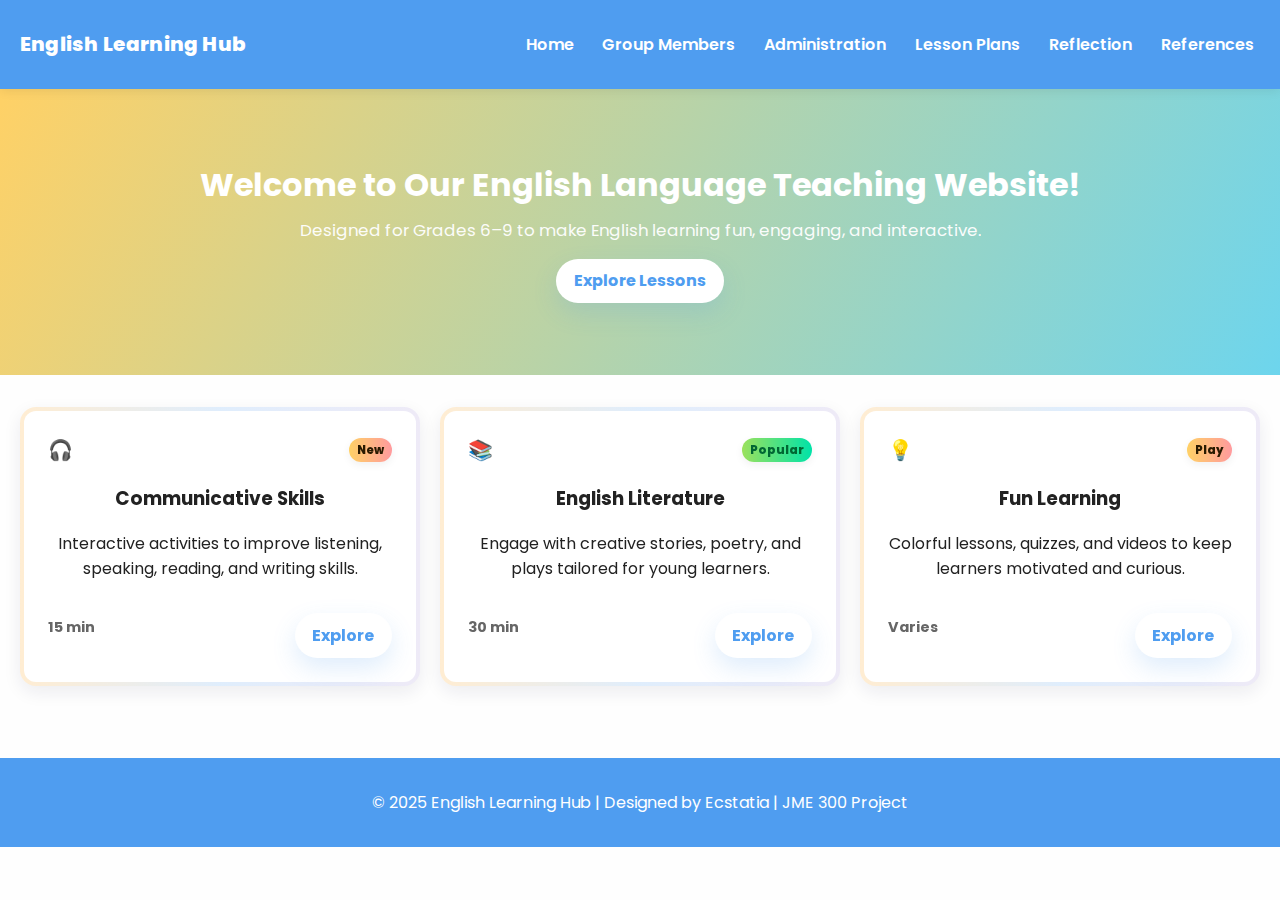
<file: index.html>
<!-- index.html -->
<!DOCTYPE html>
<html lang="en">
<head>
  <meta charset="UTF-8" />
  <meta name="viewport" content="width=device-width, initial-scale=1.0" />
  <title>English Learning Hub</title>
  <link rel="stylesheet" href="css/style.css" />
  <script defer src="js/script.js"></script>
</head>
<body>
  <!-- Navigation Bar -->
  <header>
  <nav class="navbar">
    <div class="nav-left">
      <h1 class="logo">English Learning Hub</h1>

      <!-- mobile toggle -->
      <button class="nav-toggle" aria-controls="nav-menu" aria-expanded="false" aria-label="Open menu">
        <span class="hamburger" aria-hidden="true"></span>
      </button>
    </div>

    <!-- nav links moved into a menu container -->
    <div id="nav-menu" class="nav-menu">
      <ul class="nav-links">
        <li><a href="index.html">Home</a></li>
        <li><a href="pages/group-members.html">Group Members</a></li>
        <li><a href="pages/administration.html">Administration</a></li>
        <li><a href="pages/lesson-plans.html">Lesson Plans</a></li>
        <li><a href="pages/reflection.html">Reflection</a></li>
        <li><a href="pages/references.html">References</a></li>
      </ul>
    </div>
  </nav>
</header>

  <!-- Hero Section -->
  <section class="hero">
    <h2>Welcome to Our English Language Teaching Website!</h2>
    <p>Designed for Grades 6–9 to make English learning fun, engaging, and interactive.</p>
    <a href="pages/lesson-plans.html" class="btn">Explore Lessons</a>
  </section>

  <!-- Features Section -->
  <section class="features">
    <div class="card" role="article" aria-label="Communicative Skills">
      <div class="card-top">
        <span class="card-icon" aria-hidden="true">🎧</span>
        <span class="card-badge">New</span>
      </div>
      <h3>Communicative Skills</h3>
      <p>Interactive activities to improve listening, speaking, reading, and writing skills.</p>
      <div class="card-meta">
        <span class="card-stat">15 min</span>
        <a class="card-btn btn" href="pages/lesson-plans.html" aria-label="Explore Communicative Skills">Explore</a>
      </div>
    </div>

    <div class="card" role="article" aria-label="English Literature">
      <div class="card-top">
        <span class="card-icon" aria-hidden="true">📚</span>
        <span class="card-badge accent">Popular</span>
      </div>
      <h3>English Literature</h3>
      <p>Engage with creative stories, poetry, and plays tailored for young learners.</p>
      <div class="card-meta">
        <span class="card-stat">30 min</span>
        <a class="card-btn btn" href="pages/lesson-plans.html" aria-label="Explore English Literature">Explore</a>
      </div>
    </div>

    <div class="card" role="article" aria-label="Fun Learning">
      <div class="card-top">
        <span class="card-icon" aria-hidden="true">💡</span>
        <span class="card-badge">Play</span>
      </div>
      <h3>Fun Learning</h3>
      <p>Colorful lessons, quizzes, and videos to keep learners motivated and curious.</p>
      <div class="card-meta">
        <span class="card-stat">Varies</span>
        <a class="card-btn btn" href="pages/lesson-plans.html" aria-label="Explore Fun Learning">Explore</a>
      </div>
    </div>
  </section>

  <footer>
    <p>© 2025 English Learning Hub | Designed by Ecstatia | JME 300 Project</p>
  </footer>

  <script defer src="../js/script.js"></script>

</body>
</html>
</file>
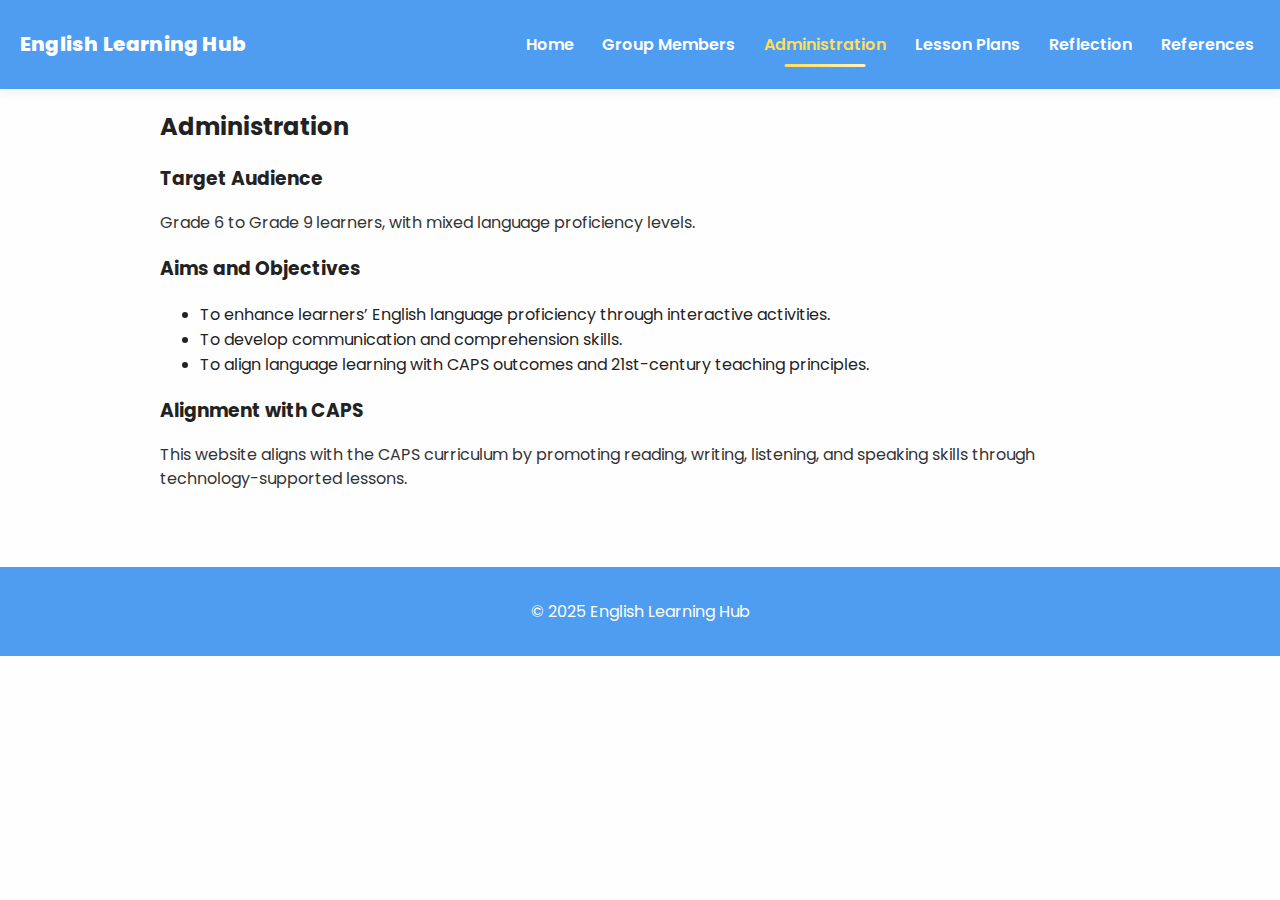
<file: pages/administration.html>
<!-- administration.html -->
<!DOCTYPE html>
<html lang="en">
<head>
<meta charset="UTF-8">
<meta name="viewport" content="width=device-width, initial-scale=1.0">
<title>Administration</title>
<link rel="stylesheet" href="../css/style.css">
</head>
<body>
<header>
<nav class="navbar">
<h1 class="logo">English Learning Hub</h1>
<ul class="nav-links">
<li><a href="../index.html">Home</a></li>
<li><a href="group-members.html">Group Members</a></li>
<li><a href="administration.html" class="active">Administration</a></li>
<li><a href="lesson-plans.html">Lesson Plans</a></li>
<li><a href="reflection.html">Reflection</a></li>
<li><a href="references.html">References</a></li>
</ul>
</nav>
</header>


<section class="content">
<h2>Administration</h2>
<h3>Target Audience</h3>
<p>Grade 6 to Grade 9 learners, with mixed language proficiency levels.</p>


<h3>Aims and Objectives</h3>
<ul>
<li>To enhance learners’ English language proficiency through interactive activities.</li>
<li>To develop communication and comprehension skills.</li>
<li>To align language learning with CAPS outcomes and 21st-century teaching principles.</li>
</ul>


<h3>Alignment with CAPS</h3>
<p>This website aligns with the CAPS curriculum by promoting reading, writing, listening, and speaking skills through technology-supported lessons.</p>
</section>


<footer>
<p>© 2025 English Learning Hub</p>
</footer>

<script defer src="../js/script.js"></script>

</body>
</html>
</file>
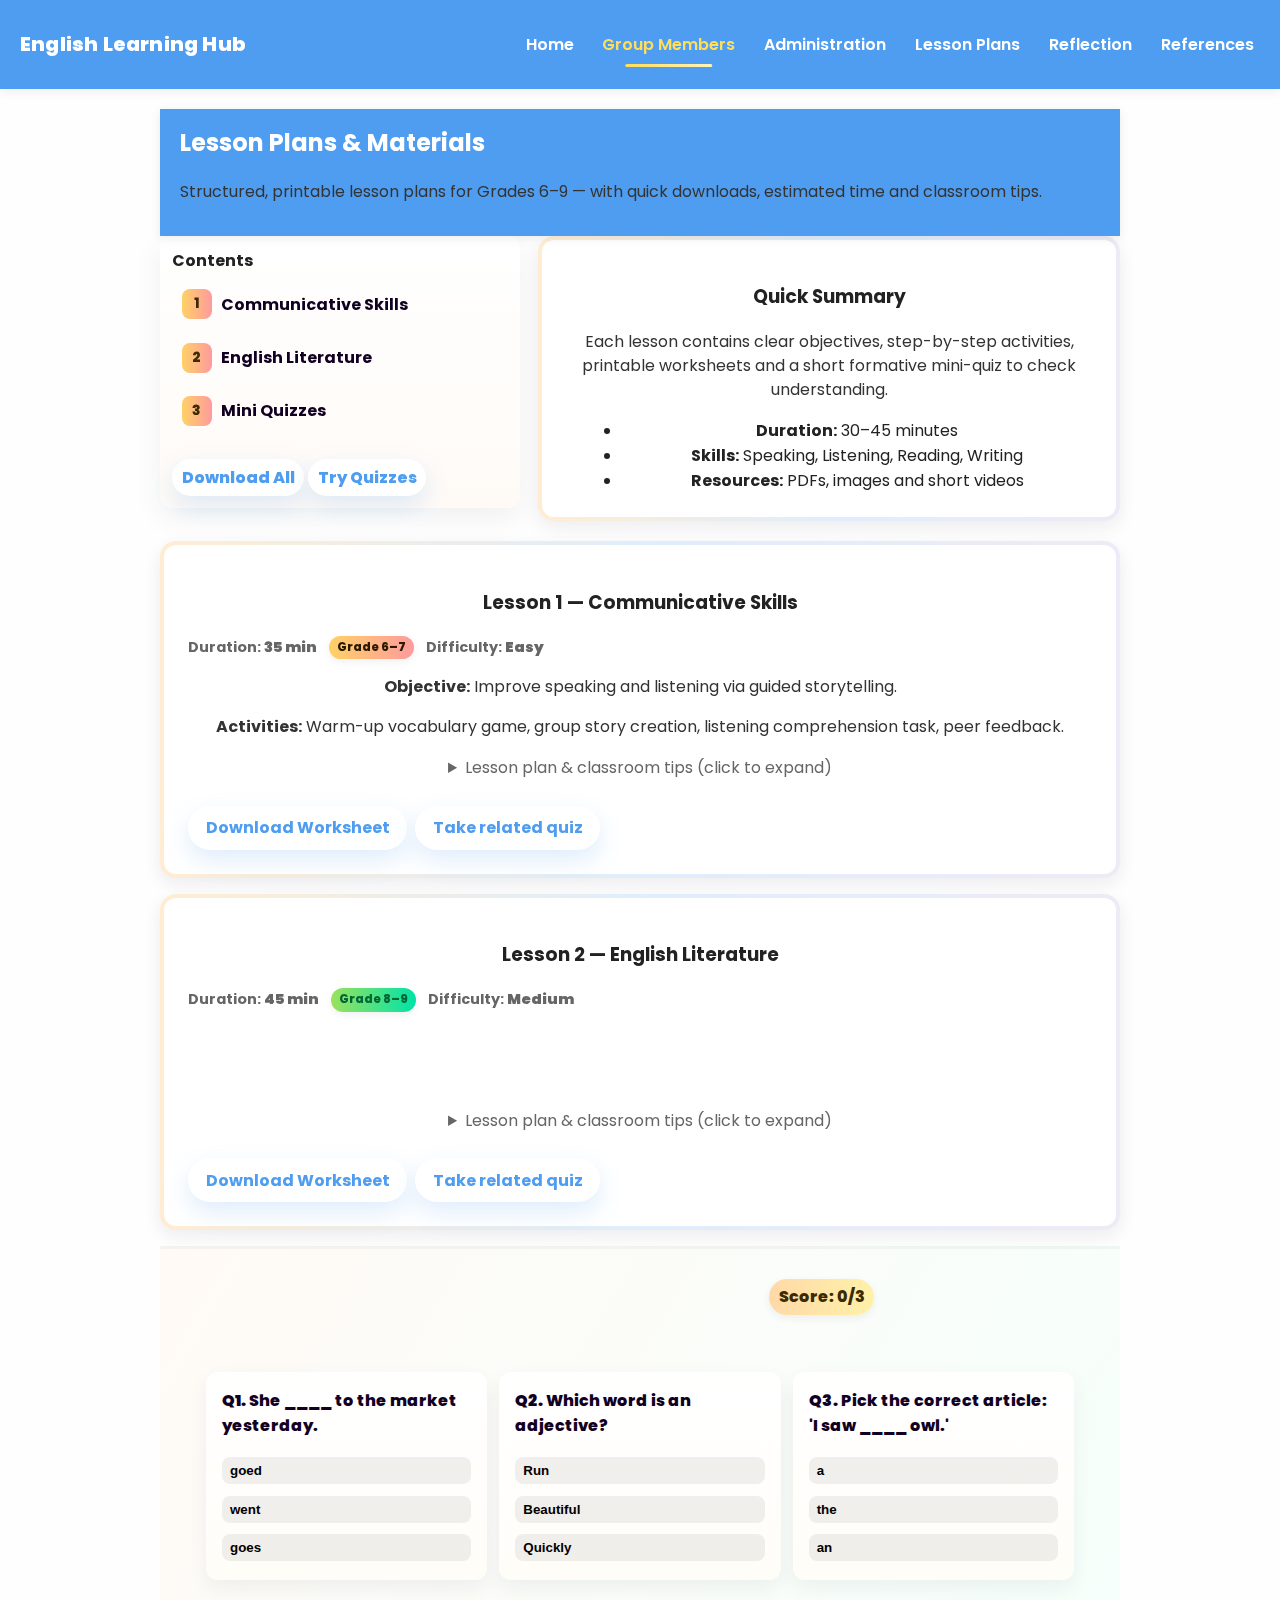
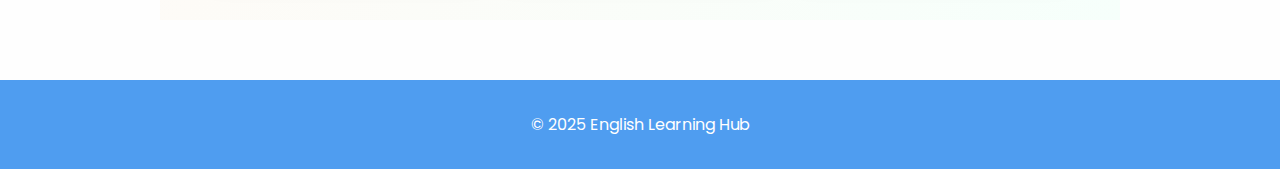
<file: pages/lesson-plans.html>
<!-- lesson-plans.html -->
<!DOCTYPE html>
<html lang="en">
<head>
  <meta charset="UTF-8">
  <meta name="viewport" content="width=device-width, initial-scale=1.0">
  <title>Lesson Plans</title>
  <link rel="stylesheet" href="../css/style.css">
</head>
<body>
<header>
  <nav class="navbar">
    <div class="nav-left">
      <h1 class="logo">English Learning Hub</h1>
      <button class="nav-toggle" aria-controls="nav-menu" aria-expanded="false" aria-label="Open menu">
        <span class="hamburger" aria-hidden="true"></span>
      </button>
    </div>

    <div id="nav-menu" class="nav-menu">
      <ul class="nav-links">
        <li><a href="../index.html">Home</a></li>
        <li><a href="group-members.html" class="active">Group Members</a></li>
        <li><a href="administration.html">Administration</a></li>
        <li><a href="lesson-plans.html">Lesson Plans</a></li>
        <li><a href="reflection.html">Reflection</a></li>
        <li><a href="references.html">References</a></li>
      </ul>
    </div>
  </nav>
</header>

<main class="content">
  <header class="content-header">
    <h2>Lesson Plans & Materials</h2>
    <p class="muted">Structured, printable lesson plans for Grades 6–9 — with quick downloads, estimated time and classroom tips.</p>
  </header>

  <section class="lesson-overview" aria-labelledby="toc-heading">
    <div class="toc-wrap">
  <aside class="toc" aria-labelledby="toc-heading">
    <h3 id="toc-heading">Contents</h3>
    <nav aria-label="Lesson table of contents">
      <ul class="toc-list">
        <li><a href="#lesson-1"><span class="toc-index">1</span> Communicative Skills</a></li>
        <li><a href="#lesson-2"><span class="toc-index">2</span> English Literature</a></li>
        <li><a href="#quiz-section"><span class="toc-index">3</span> Mini Quizzes</a></li>
      </ul>
    </nav>
    <div class="toc-actions">
      <div>
        <a class="btn" href="../assets/documents/lesson-bundle.zip" download>Download All</a>
        <a class="btn" href="#quiz-section">Try Quizzes</a>
      </div>
    </div>
  </aside>

  <div style="flex:2;min-width:320px;">
    <div class="card" role="region" aria-label="Summary">
      <h3>Quick Summary</h3>
      <p class="muted">Each lesson contains clear objectives, step-by-step activities, printable worksheets and a short formative mini-quiz to check understanding.</p>
      <ul style="margin:.6rem 0 0 1rem">
        <li><strong>Duration:</strong> 30–45 minutes</li>
        <li><strong>Skills:</strong> Speaking, Listening, Reading, Writing</li>
        <li><strong>Resources:</strong> PDFs, images and short videos</li>
      </ul>
    </div>
  </div>
</div>
  </section>

  <section id="lessons" aria-label="Lessons list" style="margin-top:1.25rem;">
    <div class="card" style="margin-bottom:1rem;">
      <h3 id="lesson-1">Lesson 1 — Communicative Skills</h3>
      <div style="display:flex;gap:12px;flex-wrap:wrap;align-items:center;">
        <div class="card-stat">Duration: <strong>35 min</strong></div>
        <div class="card-badge">Grade 6–7</div>
        <div class="card-stat">Difficulty: <strong>Easy</strong></div>
      </div>

      <div class="lesson-body" style="margin-top:.75rem;">
        <p><strong>Objective:</strong> Improve speaking and listening via guided storytelling.</p>
        <p><strong>Activities:</strong> Warm-up vocabulary game, group story creation, listening comprehension task, peer feedback.</p>

        <details>
          <summary class="muted">Lesson plan & classroom tips (click to expand)</summary>
          <ol style="margin:.6rem 0 0 1rem">
            <li>10 min — Warm-up vocabulary (cards + matching)</li>
            <li>15 min — Group storytelling in teams (use prompts)</li>
            <li>5 min — Listening passage + short questions</li>
            <li>5 min — Peer feedback and wrap-up</li>
          </ol>
          <p class="muted">Tip: Use mixed-ability groups and give sentence starters to learners who need support.</p>
        </details>

        <div style="margin-top:.6rem;display:flex;gap:.5rem;flex-wrap:wrap;">
          <a class="btn" href="../assets/documents/communicative-lesson.pdf" download>Download Worksheet</a>
          <a class="btn" href="#quiz-section">Take related quiz</a>
        </div>
      </div>
    </div>

    <div class="card" style="margin-bottom:1rem;">
      <h3 id="lesson-2">Lesson 2 — English Literature</h3>
      <div style="display:flex;gap:12px;flex-wrap:wrap;align-items:center;">
        <div class="card-stat">Duration: <strong>45 min</strong></div>
        <div class="card-badge accent">Grade 8–9</div>
        <div class="card-stat">Difficulty: <strong>Medium</strong></div>
      </div>

      <div class="lesson-body" style="margin-top:.75rem;">
        <p><strong>Objective:</strong> Analyse character traits and themes through short story reading.</p>
        <p><strong>Activities:</strong> Silent reading, guided questions, group discussion and creative writing prompt.</p>

        <details>
          <summary class="muted">Lesson plan & classroom tips (click to expand)</summary>
          <ol style="margin:.6rem 0 0 1rem">
            <li>10 min — Activate prior knowledge & pre-teach tricky vocabulary</li>
            <li>20 min — Read & annotate short story in pairs</li>
            <li>10 min — Discuss themes & character motives</li>
            <li>5 min — Exit ticket: one-sentence theme summary</li>
          </ol>
          <p class="muted">Tip: Provide a short vocabulary sheet to support struggling readers.</p>
        </details>

        <div style="margin-top:.6rem;display:flex;gap:.5rem;flex-wrap:wrap;">
          <a class="btn" href="../assets/documents/literature-lesson.pdf" download>Download Worksheet</a>
          <a class="btn" href="#quiz-section">Take related quiz</a>
        </div>
      </div>
    </div>

  </section>

  <!-- Quiz section (static MC quiz injected by ../js/script.js) -->
  <section id="quiz-section" class="quiz-section" aria-labelledby="quiz-heading">
    <div class="quiz-header">
      <h2 id="quiz-heading">Mini Quizzes — Quick Checks</h2>
      <div class="score-badge">Score: <span id="quiz-score">0</span>/<span id="quiz-total">3</span></div>
    </div>
    <p class="muted">Choose the best answer below each question. Your score updates immediately.</p>

    <div id="quiz-grid" class="mc-quiz-grid" aria-live="polite">
      <!-- questions injected by js/script.js -->
    </div>
  </section>
</main>

<footer>
  <p>© 2025 English Learning Hub</p>
</footer>

<script defer src="../js/script.js"></script>

<script>
/* small per-page behaviour: smooth collapse keyboard support + back-to-top links */
(function(){
  // Make <details> toggle with Enter when focused for accessibility
  document.querySelectorAll('details').forEach(d => {
    d.addEventListener('keydown', (e) => {
      if (e.key === 'Enter' || e.key === ' ') {
        e.preventDefault();
        d.open = !d.open;
      }
    });
  });

  // Enhance in-page anchor smooth scroll fallback (if main smooth-scroll not present)
  document.querySelectorAll('a[href^="#"]').forEach(a => {
    a.addEventListener('click', (e) => {
      const href = a.getAttribute('href');
      if (!href || href === '#') return;
      const target = document.querySelector(href);
      if (target) {
        e.preventDefault();
        target.scrollIntoView({ behavior: 'smooth', block: 'start' });
        // move focus for accessibility
        target.setAttribute('tabindex','-1');
        target.focus({ preventScroll: true });
        window.setTimeout(()=> target.removeAttribute('tabindex'), 1000);
      }
    });
  });
})();
</script>
</body>
</html>
</file>
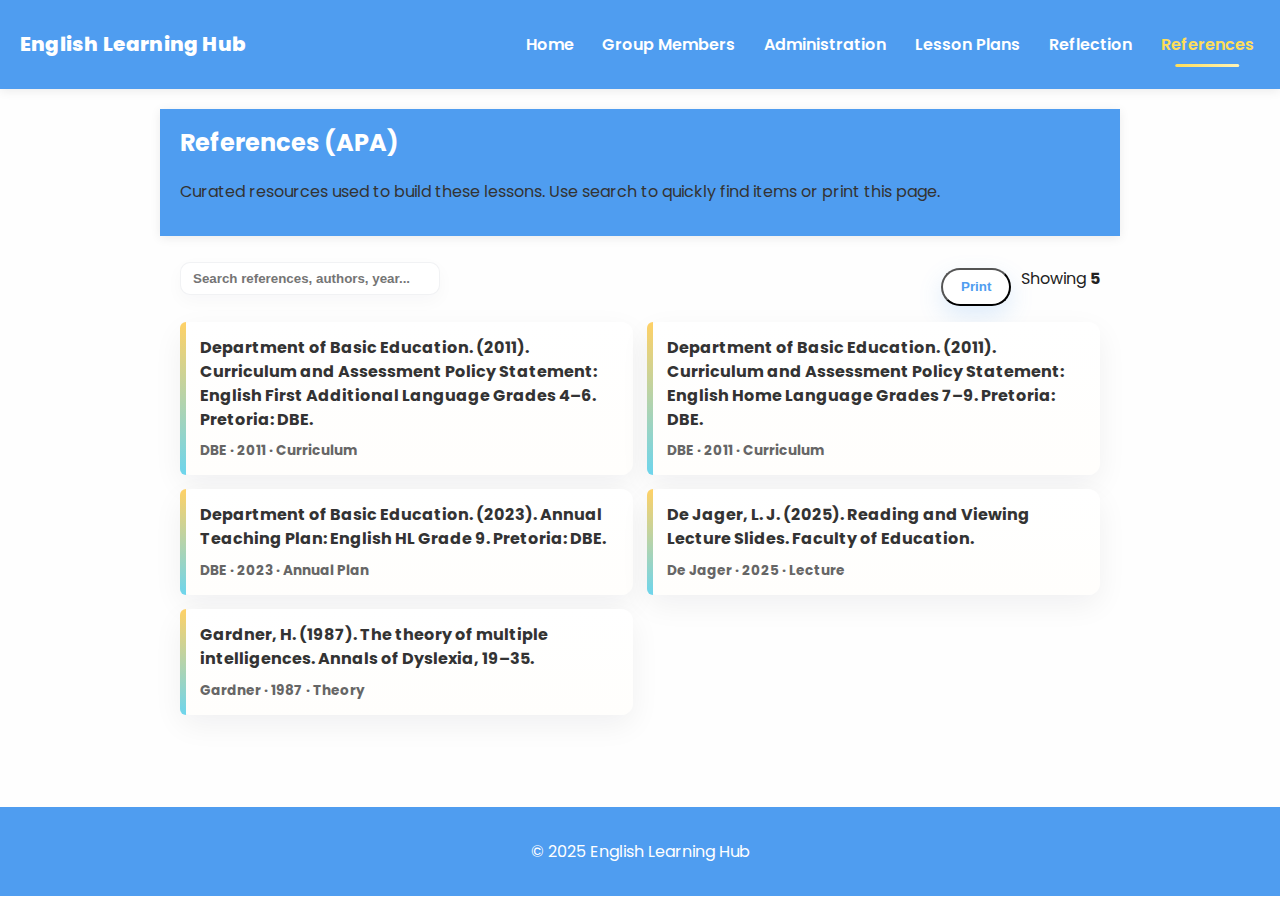
<file: pages/references.html>
<!-- references.html -->
<!DOCTYPE html>
<html lang="en">
<head>
<meta charset="UTF-8">
<meta name="viewport" content="width=device-width, initial-scale=1.0">
<title>References</title>
<link rel="stylesheet" href="../css/style.css">
</head>
<body>
<header>
<nav class="navbar">
  <h1 class="logo">English Learning Hub</h1>
  <ul class="nav-links">
    <li><a href="../index.html">Home</a></li>
    <li><a href="group-members.html">Group Members</a></li>
    <li><a href="administration.html">Administration</a></li>
    <li><a href="lesson-plans.html">Lesson Plans</a></li>
    <li><a href="reflection.html">Reflection</a></li>
    <li><a href="references.html" class="active">References</a></li>
  </ul>
</nav>
</header>

<section class="content">
  <header class="content-header">
    <h2>References (APA)</h2>
    <p class="muted">Curated resources used to build these lessons. Use search to quickly find items or print this page.</p>
  </header>

  <div class="refs-container">
    <div class="ref-controls">
      <div class="ref-search">
        <label for="ref-search" class="sr-only">Search references</label>
        <input id="ref-search" type="search" placeholder="Search references, authors, year..." aria-label="Search references">
      </div>
      <div class="ref-actions">
        <button id="print-btn" class="btn">Print</button>
        <div class="ref-stats">Showing <strong id="ref-count">5</strong></div>
      </div>
    </div>

    <div class="ref-grid" id="ref-grid" aria-live="polite">
      <article class="ref-card">
        <p class="ref-citation">Department of Basic Education. (2011). Curriculum and Assessment Policy Statement: English First Additional Language Grades 4–6. Pretoria: DBE.</p>
        <div class="ref-meta">DBE · 2011 · Curriculum</div>
      </article>

      <article class="ref-card">
        <p class="ref-citation">Department of Basic Education. (2011). Curriculum and Assessment Policy Statement: English Home Language Grades 7–9. Pretoria: DBE.</p>
        <div class="ref-meta">DBE · 2011 · Curriculum</div>
      </article>

      <article class="ref-card">
        <p class="ref-citation">Department of Basic Education. (2023). Annual Teaching Plan: English HL Grade 9. Pretoria: DBE.</p>
        <div class="ref-meta">DBE · 2023 · Annual Plan</div>
      </article>

      <article class="ref-card">
        <p class="ref-citation">De Jager, L. J. (2025). Reading and Viewing Lecture Slides. Faculty of Education.</p>
        <div class="ref-meta">De Jager · 2025 · Lecture</div>
      </article>

      <article class="ref-card">
        <p class="ref-citation">Gardner, H. (1987). The theory of multiple intelligences. Annals of Dyslexia, 19–35.</p>
        <div class="ref-meta">Gardner · 1987 · Theory</div>
      </article>
    </div>
  </div>
</section>

<footer>
<p>© 2025 English Learning Hub</p>
</footer>

<script defer src="../js/script.js"></script>
<script>
document.addEventListener('DOMContentLoaded', () => {
  const input = document.getElementById('ref-search');
  const cards = Array.from(document.querySelectorAll('.ref-card'));
  const count = document.getElementById('ref-count');
  const printBtn = document.getElementById('print-btn');

  function updateCount() {
    count.textContent = String(cards.filter(c => c.style.display !== 'none').length);
  }
  updateCount();

  input.addEventListener('input', () => {
    const q = input.value.trim().toLowerCase();
    cards.forEach(c => {
      const txt = c.textContent.toLowerCase();
      c.style.display = q === '' || txt.includes(q) ? '' : 'none';
    });
    updateCount();
  });

  printBtn.addEventListener('click', () => window.print());
});
</script>
</body>
</html>
</file>
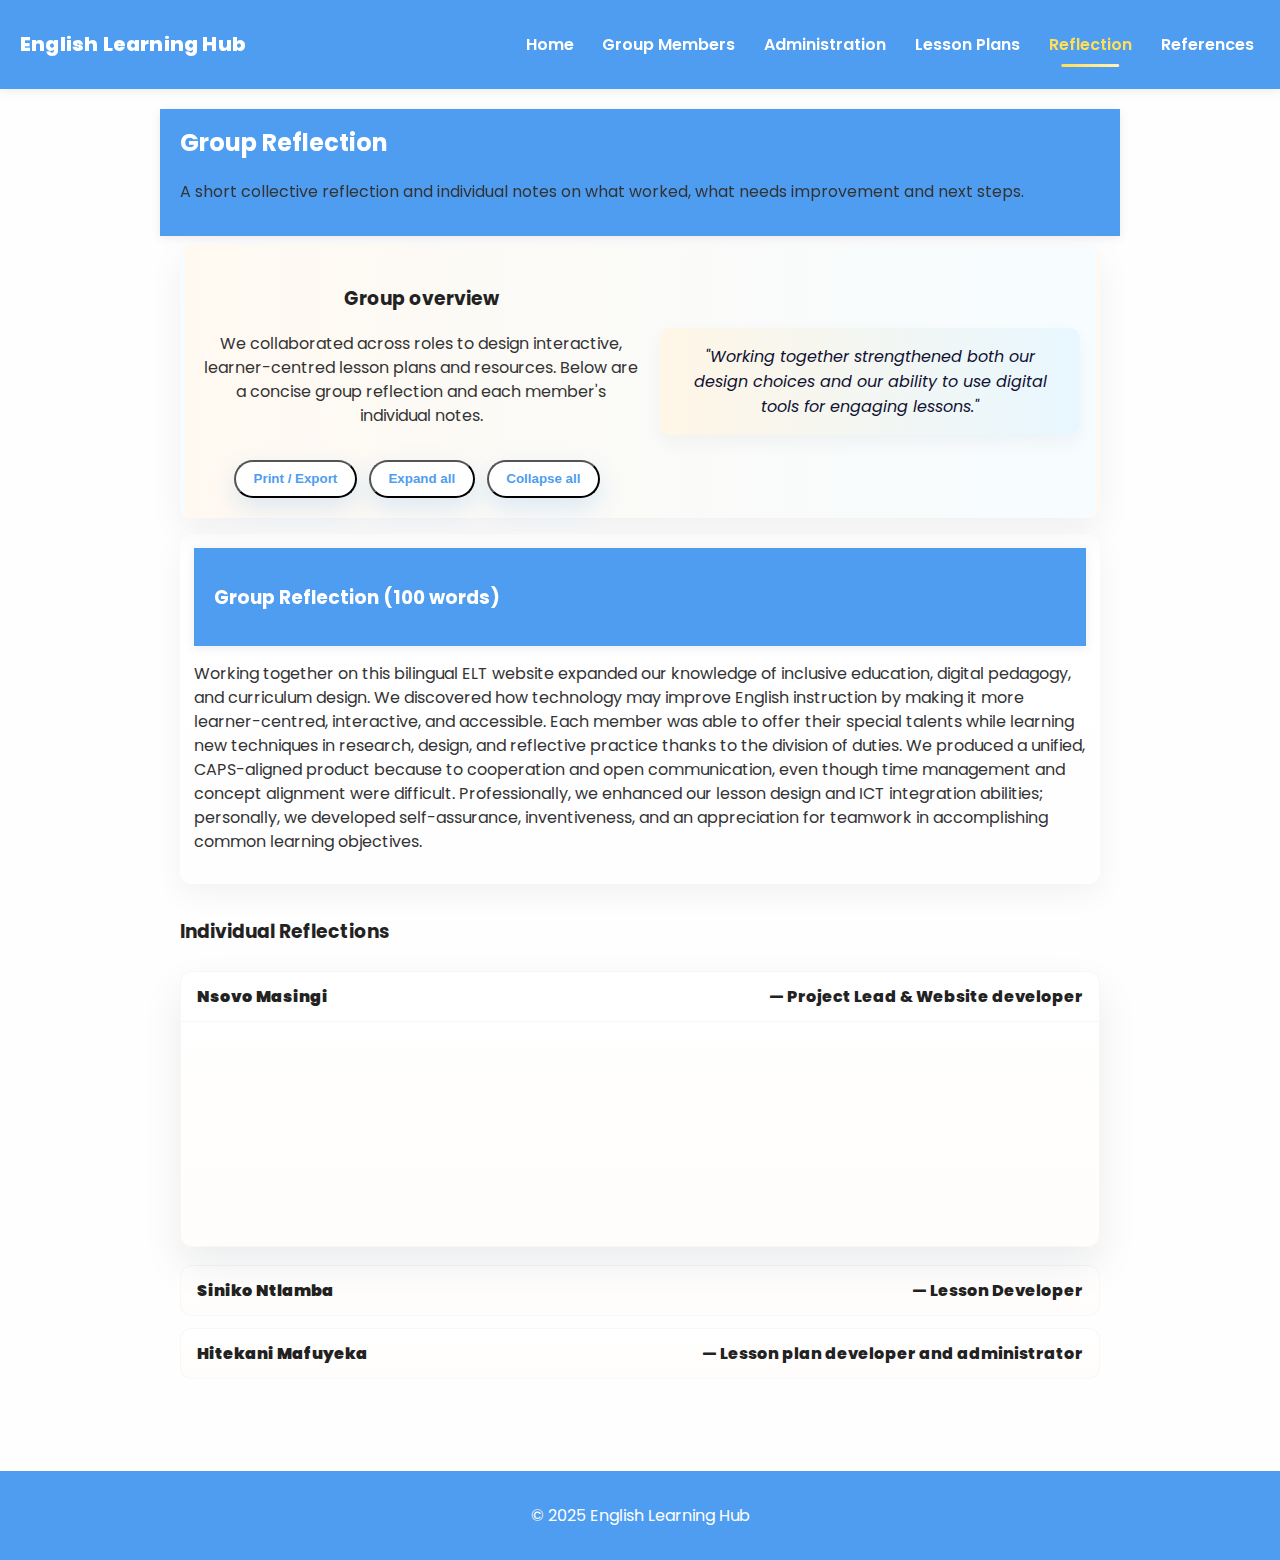
<file: pages/reflection.html>
<!-- reflection.html -->
<!DOCTYPE html>
<html lang="en">
<head>
<meta charset="UTF-8" />
<meta name="viewport" content="width=device-width, initial-scale=1.0" />
<title>Group Reflection</title>
<link rel="stylesheet" href="../css/style.css" />
</head>
<body>
<header>
  <nav class="navbar">
    <div class="nav-left">
      <h1 class="logo">English Learning Hub</h1>
      <button class="nav-toggle" aria-controls="nav-menu" aria-expanded="false" aria-label="Open menu">
        <span class="hamburger" aria-hidden="true"></span>
      </button>
    </div>

    <div id="nav-menu" class="nav-menu">
      <ul class="nav-links">
        <li><a href="../index.html">Home</a></li>
        <li><a href="group-members.html">Group Members</a></li>
        <li><a href="administration.html">Administration</a></li>
        <li><a href="lesson-plans.html">Lesson Plans</a></li>
        <li><a href="reflection.html" class="active">Reflection</a></li>
        <li><a href="references.html">References</a></li>
      </ul>
    </div>
  </nav>
</header>

<main class="content">
  <header class="content-header">
    <h2>Group Reflection</h2>
    <p class="muted">A short collective reflection and individual notes on what worked, what needs improvement and next steps.</p>
  </header>

  <section class="reflection-hero card">
    <div class="hero-left">
      <h3>Group overview</h3>
      <p class="muted">We collaborated across roles to design interactive, learner-centred lesson plans and resources. Below are a concise group reflection and each member's individual notes.</p>
      <div class="reflection-actions" style="margin-top:.6rem;">
        <button class="btn" id="print-reflection">Print / Export</button>
        <button class="btn" id="expand-all">Expand all</button>
        <button class="btn" id="collapse-all">Collapse all</button>
      </div>
    </div>
    <blockquote class="reflection-quote">"Working together strengthened both our design choices and our ability to use digital tools for engaging lessons."</blockquote>
  </section>

  <section class="reflection-grid" aria-label="Reflections">
    <article class="reflection-card">
      <header class="card-top">
        <h3>Group Reflection (100 words)</h3>
      </header>
      <div class="card-content">
        <p>Working together on this bilingual ELT website expanded our knowledge of inclusive education,
        digital pedagogy, and curriculum design. We discovered how technology may improve English
        instruction by making it more learner-centred, interactive, and accessible. Each member was
        able to offer their special talents while learning new techniques in research, design, and
        reflective practice thanks to the division of duties. We produced a unified, CAPS-aligned
        product because to cooperation and open communication, even though time management and
        concept alignment were difficult. Professionally, we enhanced our lesson design and ICT
        integration abilities; personally, we developed self-assurance, inventiveness, and an
        appreciation for teamwork in accomplishing common learning objectives.</p>
      </div>
    </article>

    <div class="individuals">
      <h3 style="width:100%;">Individual Reflections</h3>

      <details class="member-ref" open>
        <summary><strong>Nsovo Masingi</strong> — Project Lead & Website developer</summary>
        <div class="member-ref-body">
          <p>I was able to combine academic accuracy with flair when creating and modifying the website. I gained knowledge on how to convert textual lesson materials into an interactive, approachable
            style that benefits both educators and students. I learnt how collaboration and regular
            communication produce professional outcomes from overseeing the group reflections. I also
            improved my digital literacy, design, and referencing abilities. This event demonstrated how
            cooperation promotes accountability and how user-friendly design improves learning. In my
            personal life, I became more comfortable using digital media to convey academic work, and in
            my working life, I became more accountable for the coherence and quality of group projects.</p>
        </div>
      </details>

      <details class="member-ref">
        <summary><strong>Siniko Ntlamba</strong> — Lesson Developer</summary>
        <div class="member-ref-body">
          <p>I was able to make the connection between theory and real-world application by contributing 
            to both the Grade 6 lesson plan and the Administration portion. I developed a better grasp of curriculum integration throughout phases while helping to define goals, objectives, and CAPS alignment. I was able to put those ideas into practice by creating the Grade 6 communicative lesson, which included innovative, technology-based exercises appropriate for younger students. I learnt how planning facilitates meaningful learning experiences by striking a balance between structure and involvement. Working on the administrative material enhanced my comprehension of inclusive, outcomes-based education and the significance of technology in language development, while working with teammates honed my research and design abilities.</p>
        </div>
      </details>

      <details class="member-ref">
        <summary><strong>Hitekani Mafuyeka</strong> — Lesson plan developer and administrator</summary>
        <div class="member-ref-body">
          <p>Working on the administrative and lesson-planning aspects forced me to consider language instruction from a broad perspective. While creating the Grade 9 poetry lesson enhanced my creative and critical-thinking abilities, writing the Administration tab required extensive involvement with CAPS and the ATP to verify curriculum accuracy. I discovered that, particularly when students engage with digital tools and visual aids, technology can help close the gap between theory and classroom practice. My professionalism and time management both increased as a result of juggling both tasks. My enthusiasm for developing inclusive, multimodal English programs that foster student participation and academic confidence was strengthened by this encounter.</p>
        </div>
      </details>

    </div>
  </section>
</main>

<footer>
  <p>© 2025 English Learning Hub</p>
</footer>

<script defer src="../js/script.js"></script>
<script>
/* small page helpers: print + expand/collapse all */
document.addEventListener('DOMContentLoaded', () => {
  const printBtn = document.getElementById('print-reflection');
  const expand = document.getElementById('expand-all');
  const collapse = document.getElementById('collapse-all');
  const details = Array.from(document.querySelectorAll('.member-ref'));

  if (printBtn) printBtn.addEventListener('click', () => window.print());
  if (expand) expand.addEventListener('click', () => details.forEach(d => d.open = true));
  if (collapse) collapse.addEventListener('click', () => details.forEach(d => d.open = false));
});
</script>
</body>
</html>
</file>
<file: css/style.css>
@import url('https://fonts.googleapis.com/css2?family=Poppins:wght@400;600;700;800&display=swap');

:root{
  --primary:#4f9df0;
  --accent:#ffde59;
  --bg:#fefefe;
  --muted:#666;
  --card-shadow: 0 6px 18px rgba(20,30,60,0.08);
}

/* Reset & base */
*{box-sizing:border-box}
html,body{height:100%}
body {
  font-family: 'Poppins', sans-serif;
  margin: 0;
  padding: 0;
  background: var(--bg);
  color: #222;
  -webkit-font-smoothing:antialiased;
  -moz-osx-font-smoothing:grayscale;
}

/* Header / Nav */
header {
  background-color: var(--primary);
  color: white;
  padding: 1rem 1.25rem;
  box-shadow: 0 2px 10px rgba(0,0,0,0.08);
  position: sticky;
  top: 0;
  z-index: 1000;
}
.navbar {
  display:flex;
  align-items:center;
  justify-content:space-between;
  gap:1rem;
}
.logo { font-size:1.25rem; font-weight:800; letter-spacing:.2px; }
.nav-links { list-style:none; margin:0; padding:0; display:flex; gap:1rem; align-items:center; }
.nav-links a { color:white; text-decoration:none; font-weight:600; transition:color .2s ease; }
.nav-links a:hover, .nav-links a.active { color: var(--accent); }

body > main {
  margin-top: calc(var(--header-height) + var(--header-gap));
  /* preserve the original content paddings */
  padding-left: 1.25rem;
  padding-right: 1.25rem;
}

/* Hero */
.hero {
  text-align:center;
  background: linear-gradient(120deg, #ffd166 0%, #6dd5ed 25%, #a18cd1 50%, #ff9a9e 75%, #ffd166 100%);
  background-size: 400% 400%;
  animation: heroGradient 12s ease infinite;
  color: #fff;
  padding:4.5rem 1.25rem;
  position: relative;
  overflow: hidden;
}
.hero h2{ font-size:2rem; margin:0 0 .5rem; }
.hero p{ margin:0; font-size:1.05rem; opacity:.95; }

/* Buttons */
.btn {
  display:inline-block;
  margin-top:1rem;
  background:white;
  color:var(--primary);
  padding:.6rem 1.1rem;
  border-radius:999px;
  text-decoration:none;
  font-weight:700;
  transition:all .18s ease;
  position: relative;
  box-shadow: 0 10px 25px rgba(79,157,240,0.18), inset 0 -6px 20px rgba(255,255,255,0.08);
}
.btn:hover{ background:var(--accent); color:white; transform:translateY(-6px) scale(1.03); box-shadow: 0 16px 34px rgba(79,157,240,0.22); }

/* Hero gradient animation */
@keyframes heroGradient {
  0% { background-position: 0% 50%; }
  50% { background-position: 100% 50%; }
  100% { background-position: 0% 50%; }
}

/* Playful logo wiggle */
@keyframes logoWiggle {
  0% { transform: translateY(0) rotate(0deg); }
  25% { transform: translateY(-3px) rotate(-2deg); }
  75% { transform: translateY(2px) rotate(2deg); }
  100% { transform: translateY(0) rotate(0deg); }
}
.logo { display:inline-block; animation: logoWiggle 6s ease-in-out infinite; }

/* Features / Cards */
.features{
  display:grid;
  grid-template-columns:repeat(auto-fit,minmax(220px,1fr));
  gap:1.25rem;
  padding:2rem 1.25rem;
}
.card{
  background:white;
  border-radius:16px;
  box-shadow: var(--card-shadow);
  padding:1.5rem;
  text-align:center;
  border: 4px solid transparent;
  background-origin: border-box;
  background-clip: padding-box, border-box;
  background-image:
    linear-gradient(white, white),
    linear-gradient(90deg, rgba(255,183,77,0.25), rgba(79,157,240,0.18), rgba(161,140,209,0.18));
  transition: transform .22s cubic-bezier(.2,.9,.3,1), box-shadow .22s ease, border-color .18s ease;
}
.card:hover{ transform:translateY(-10px) rotate(-1deg) scale(1.02); box-shadow: 0 18px 40px rgba(20,30,60,0.14); border-color: rgba(255,183,77,0.6); }

/* Card micro layout */
.card-top { display:flex; justify-content:space-between; align-items:center; margin-bottom:.6rem; gap:.5rem; }
.card-icon { font-size:1.25rem; display:inline-block; transform:translateY(0); }
.card-badge {
  background: linear-gradient(90deg,#ffd166,#ff9a9e);
  color:#2a1a00;
  font-weight:800;
  font-size:.72rem;
  padding:.2rem .5rem;
  border-radius:999px;
  box-shadow: 0 3px 8px rgba(0,0,0,0.06);
}

/* alternative accent */
.card-badge.accent { background: linear-gradient(90deg,#9be15d,#00e3a8); color:#063; }

/* meta row (stat + button) */
.card-meta { display:flex; gap:.6rem; align-items:center; justify-content:space-between; margin-top: .8rem; }
.card-stat { font-weight:700; color:#666; font-size:.9rem; }

/* card button tweaks and ripple container */
.card-btn { position:relative; overflow:hidden; }
.card-btn .ripple { position:absolute; border-radius:50%; transform:scale(0); background: rgba(255,255,255,0.6); animation:ripple .6s linear; pointer-events:none; }
@keyframes ripple { to { transform:scale(4); opacity:0; } }

/* tilt + smoother hover for card */
.card { transform-origin:center; transition: transform .18s cubic-bezier(.2,.9,.3,1), box-shadow .18s ease; }
.card.tilt { will-change: transform; }
.card:focus-within, .card:hover { box-shadow: 0 22px 48px rgba(20,30,60,0.18); transform: translateY(-10px) rotate(-1deg) scale(1.02); }

/* accessible focus on button */
.card-btn:focus { outline: 3px solid rgba(99,150,255,0.16); outline-offset: 3px; }

/* ensure spacing on small screens */
@media (max-width:600px){
  .card-meta { flex-direction:row; gap:.4rem; }
  .card-badge{ font-size:.7rem; padding:.18rem .45rem; }
}

/* floating emoji/heading bounce to make cards lively */
@keyframes floatY {
  0% { transform: translateY(0); }
  50% { transform: translateY(-8px); }
  100% { transform: translateY(0); }
}
.features .card h3 { display:flex; gap:.6rem; align-items:center; justify-content:center; }
.features .card h3 span { display:inline-block; animation: floatY 3.5s ease-in-out infinite; transform-origin:center; }

/* Content area used on lesson-plans */
.content{
  padding:1.25rem;
  max-width:1000px;
  margin:0 auto;
}
.content h2{ margin-top:0; }
.content p{ line-height:1.5; color: #333; }

/* Fade-in animation (JS IntersectionObserver targets) */
.card, .content h2, .content p {
  opacity: 0;
  transform: translateY(20px);
  transition: all 0.6s ease;
}
.fade-in {
  opacity: 1 !important;
  transform: translateY(0) !important;
}

/* Member page styles */
.member-section { padding: 1rem 1.25rem 2.25rem; max-width:1100px; margin:0 auto; }
.member-grid {
  display: grid;
  grid-template-columns: repeat(auto-fit,minmax(240px,1fr));
  gap: 16px;
}
.member-card {
  display:flex;
  gap:12px;
  background: linear-gradient(180deg,#ffffff,#fffeff);
  border-radius:12px;
  padding:12px;
  align-items:flex-start;
  box-shadow: 0 10px 28px rgba(20,30,60,0.06);
  transition: transform .22s cubic-bezier(.2,.9,.3,1), box-shadow .22s ease;
  cursor: default;
}
.member-card:focus, .member-card:hover { transform: translateY(-6px); box-shadow: 0 18px 40px rgba(20,30,60,0.10); outline:none; }

.member-avatar {
  width:84px;
  height:84px;
  border-radius:12px;
  object-fit:cover;
  flex-shrink:0;
  box-shadow: 0 6px 18px rgba(10,20,40,0.08);
}
.member-body { flex:1; display:flex; flex-direction:column; gap:6px; }
.member-name { margin:0; font-size:1.05rem; }
.member-role { color:var(--muted); font-weight:700; font-size:.9rem; }
.member-excerpt { margin:0; color:#333; font-size:.95rem; line-height:1.35; }
.member-tags { margin-top:6px; display:flex; gap:8px; flex-wrap:wrap; }
.tag {
  background: linear-gradient(90deg,#fff7f0,#fffdf6);
  padding:4px 8px;
  border-radius:999px;
  font-weight:700;
  font-size:.78rem;
  color:#6b3b00;
  box-shadow: 0 2px 6px rgba(0,0,0,0.04);
}
.member-actions { margin-top:8px; display:flex; gap:8px; align-items:center; }

/* Modal */
.modal {
  position: fixed;
  inset: 0;
  display: none;
  align-items: center;
  justify-content: center;
  background: rgba(8,12,24,0.45);
  z-index: 1500;
  padding: 20px;
}
.modal[aria-hidden="false"] { display:flex; }
.modal-panel {
  background: linear-gradient(180deg,#ffffff,#fcfdff);
  border-radius:12px;
  max-width:880px;
  width:100%;
  box-shadow: 0 30px 90px rgba(6,18,40,0.45);
  padding: 18px;
  display:flex;
  gap:16px;
  align-items:flex-start;
}
.modal-content { display:flex; gap:16px; width:100%; align-items:flex-start; }
.modal-avatar { width:120px; height:120px; border-radius:12px; object-fit:cover; box-shadow: 0 8px 30px rgba(10,20,40,0.08); }
.modal-info h3{ margin:0 0 .2rem 0; }
.modal-info .member-role{ margin-bottom:.5rem; }
.social-links { display:flex; gap:.5rem; margin: .5rem 0 1rem 0; }
.social-links a { padding:.45rem .55rem; background: rgba(0,0,0,0.05); border-radius:8px; text-decoration:none; color:#143; font-weight:700; }

/* modal close */
.modal-close {
  position:absolute;
  right:22px;
  top:18px;
  background:transparent;
  border:0;
  font-size:28px;
  color:#fff;
  cursor:pointer;
}

/* Reveal animation */
.member-card { opacity:0; transform: translateY(18px); transition: all .6s cubic-bezier(.2,.9,.3,1); }
.member-card.reveal { opacity:1; transform: translateY(0); }

/* Responsive */
@media (max-width:720px){
  .member-card { flex-direction:row; gap:10px; }
  .modal-panel { flex-direction:column; align-items:center; text-align:center; padding:14px; }
  .modal-info { text-align:center; }
  .modal-close { color:#000; top:10px; right:12px; }
}

/* Staggered entrance helper for features */
.features .card { opacity: 0; transform: translateY(18px) scale(.98); }
.features .card.revealed { opacity: 1; transform: translateY(0) scale(1); transition: all .6s cubic-bezier(.2,.9,.3,1); }

/* ------------------------------
   Mini quiz flip cards (compact)
   ------------------------------ */
.quiz-section {
  padding: 1.25rem;
  background: linear-gradient(120deg,#fffaf6 0,#f6fffb 100%);
  border-top: 3px solid rgba(0,0,0,0.03);
  text-align:center;
}
.quiz-header{ display:flex; gap:.75rem; align-items:center; justify-content:center; flex-wrap:wrap; margin-bottom:.5rem; }
.score-badge{
  background: linear-gradient(90deg,#ffd9a8,#fff1a8);
  padding:.35rem .6rem;
  border-radius:999px;
  font-weight:800;
  color:#3a2b00;
  box-shadow: 0 3px 8px rgba(0,0,0,0.06);
}

/* Grid for 3 small cards */
.quiz-grid{
  display:grid;
  grid-template-columns: repeat(auto-fit,minmax(160px,1fr));
  gap:12px;
  max-width:900px;
  margin: .75rem auto 1.25rem;
  padding:0 1rem;
}

.mc-quiz-grid {
  display: grid;
  grid-template-columns: repeat(auto-fit,minmax(220px,1fr));
  gap: 12px;
  max-width: 900px;
  margin: .75rem auto 1.25rem;
  padding: 0 1rem;
}

.mc-card {
  background: linear-gradient(180deg,#ffffff,#fffdf8);
  border-radius: 12px;
  padding: 1rem;
  box-shadow: 0 8px 20px rgba(20,30,60,0.06);
  display: flex;
  flex-direction: column;
  justify-content: space-between;
  min-height: 140px;
  transition: transform .18s ease, box-shadow .18s ease;
}
.mc-card:hover { transform: translateY(-6px); box-shadow: 0 16px 36px rgba(20,30,60,0.10); }

.mc-question {
  font-weight:800;
  font-size:1rem;
  margin-bottom: .6rem;
  color: #102;
  text-align:left;
}

.mc-options {
  display:flex;
  flex-direction:column;
  gap: .35rem;
  margin-top: .4rem;
}

.option-btn {
  border:0;
  background: rgba(0,0,0,0.06);
  padding:.44rem .6rem;
  border-radius:8px;
  text-align:left;
  font-weight:800;
  cursor:pointer;
  transition: all .12s ease;
}
.option-btn:hover{ transform: translateY(-2px); }
.option-btn.correct{ background:#e6ffef; border:1px solid rgba(40,199,111,.33); color:#0b6b3e; }
.option-btn.incorrect{ background:#ffecec; border:1px solid rgba(255,107,107,.33); color:#6b1b1b; }
.option-btn:disabled{ opacity:.85; cursor:default; transform:none; }

.mc-feedback { font-size:.86rem; font-weight:600; color:#234; margin-top:.35rem; text-align:left; }

/* ensure legacy flip-card rules don't interfere (override) */
.flip-card, .flip-card-inner, .flip-card-front, .flip-card-back { display: none !important; }

/* Responsive tweaks */
@media (max-width:480px){
  .mc-card { min-height: 120px; padding:.8rem; }
  .mc-question { font-size:.94rem; }
}

/* References page styles */
.refs-container {
  max-width: 980px;
  margin: 0 auto 2rem;
  padding: 0 1.25rem;
}
.ref-controls {
  display: flex;
  gap: 12px;
  align-items: center;
  justify-content: space-between;
  margin: 1rem 0;
  flex-wrap: wrap;
}
.ref-search input {
  min-width: 260px;
  padding: 0.5rem 0.75rem;
  border-radius: 10px;
  border: 1px solid rgba(20,30,60,0.06);
  box-shadow: 0 6px 18px rgba(20,30,60,0.03);
  font-weight:600;
}
.ref-actions { display:flex; gap:10px; align-items:center; }

.ref-grid {
  display: grid;
  grid-template-columns: repeat(auto-fit,minmax(300px,1fr));
  gap: 14px;
  margin-top: 8px;
}

.ref-card {
  background: linear-gradient(180deg,#ffffff,#fffefc);
  border-radius: 12px;
  padding: 14px;
  box-shadow: 0 10px 30px rgba(10,20,40,0.06);
  transition: transform .18s ease, box-shadow .18s ease;
}
.ref-card:hover { transform: translateY(-6px); box-shadow: 0 20px 50px rgba(10,20,40,0.10); }
.ref-citation { margin: 0 0 .6rem 0; font-weight:700; line-height:1.35; color:#122; }
.ref-meta { font-size: .85rem; color: var(--muted); font-weight:700; }

/* subtle accent band on left */
.ref-card::before {
  content: '';
  width:6px;
  height:100%;
  background: linear-gradient(180deg,#ffd166,#6dd5ed);
  position: absolute;
  left: 0;
  top: 0;
  border-radius: 12px 0 0 12px;
}
.ref-card { position: relative; padding-left: 20px; }

/* Search input focus */
.ref-search input:focus { outline: 3px solid rgba(99,150,255,0.14); outline-offset: 2px; }

/* Print-friendly */
@media print {
  header, nav, .ref-controls, footer, .btn { display: none !important; }
  body { background: #fff; color: #000; }
  .ref-card { box-shadow:none; page-break-inside: avoid; background: transparent; border-radius: 0; padding: 0; margin-bottom: 12px; }
}

/* small helper */
.sr-only { position: absolute !important; width:1px; height:1px; padding:0; margin:-1px; overflow:hidden; clip:rect(0,0,0,0); white-space:nowrap; border:0; }

/* Options on back */
.option-btn{
  border:0;
  background: rgba(0,0,0,0.06);
  padding:.38rem .5rem;
  margin:.18rem 0;
  border-radius:8px;
  text-align:left;
  font-weight:800;
  cursor:pointer;
  transition: all .12s ease;
}
.option-btn:hover{ transform: translateY(-2px); }
.option-btn.correct{ background:#e6ffef; border:1px solid rgba(40,199,111,.33); color:#0b6b3e; }
.option-btn.incorrect{ background:#ffecec; border:1px solid rgba(255,107,107,.33); color:#6b1b1b; }
.option-btn:disabled{ opacity:.85; cursor:default; transform:none; }

.feedback{ font-size:.86rem; font-weight:600; color:#234; margin-top:.3rem; text-align:left; }

/* Focus & accessibility */
.flip-card:focus{ box-shadow: 0 0 0 4px rgba(99,150,255,0.16); border-radius:12px; }
.option-btn:focus{ outline: 3px solid rgba(99,150,255,0.16); outline-offset:2px; border-radius:8px; }

/* Small sparkle/confetti particles for button click */
.confetti {
  position: absolute;
  pointer-events: none;
  width: 8px;
  height: 8px;
  border-radius: 50%;
  opacity: 0;
  transform: translate3d(0,0,0);
  animation: confettiPop 900ms forwards cubic-bezier(.2,.8,.2,1);
}
@keyframes confettiPop {
  0% { opacity: 1; transform: translateY(0) scale(1); }
  30% { opacity: 1; transform: translateY(-36px) translateX(var(--tx)) scale(1.1); }
  75% { opacity: 1; transform: translateY(-80px) translateX(calc(var(--tx) * 1.6)) rotate(200deg) scale(.9); }
  100% { opacity: 0; transform: translateY(-160px) translateX(calc(var(--tx) * 2.5)) rotate(420deg) scale(.8); }
}

/* accessible focus glow on nav links and active decoration */
.nav-links a { position:relative; padding: .2rem .25rem; }
.nav-links a::after {
  content: '';
  position: absolute;
  left: 50%;
  bottom: -6px;
  width: 0;
  height: 3px;
  background: linear-gradient(90deg,#ffde59,#fff4b8);
  border-radius: 3px;
  transform: translateX(-50%);
  transition: width .28s ease;
}
.nav-links a:hover::after, .nav-links a.active::after { width: 60%; }

/* fun gradient underline for headings */
h2, h3 { position: relative; }
h2::after, h3::after {
  content: '';
  position: absolute;
  left: 50%;
  bottom: -10px;
  transform: translateX(-50%);
  width: 0;
  height: 6px;
  border-radius: 8px;
  background: linear-gradient(90deg,#ffd166,#6dd5ed,#a18cd1);
  transition: width .5s cubic-bezier(.2,.9,.3,1);
}
h2:hover::after, h3:hover::after { width: 60%; }

/* Responsive tweaks */
@media (max-width:480px){
  .flip-card{ height:160px; }
  .flip-card-front, .flip-card-back{ padding:.7rem; font-size:.92rem; }
  .quiz-grid{ gap:10px; }
  .hero { padding: 3rem 1rem; }
  .features { padding: 1rem; }
}

/* reduce motion preference */
@media (prefers-reduced-motion: reduce) {
  .hero { animation: none; background-size: auto; }
  .logo, .features .card h3 span, .btn, .confetti, .features .card { animation: none; transition: none; }
}

/* Lesson TOC (improved look) */
.lesson-overview { margin-bottom: 1rem; }
.toc-wrap {
  display:flex;
  gap:18px;
  align-items:flex-start;
  flex-wrap:wrap;
}
.toc {
  background: linear-gradient(180deg,#ffffff,#fffaf6);
  border-radius:12px;
  padding:12px;
  box-shadow: 0 10px 30px rgba(10,20,40,0.06);
  min-width:220px;
  max-width:360px;
  width:100%;
}
.toc h3 { margin:0 0 .6rem 0; font-size:1rem; }
.toc-list { list-style:none; padding:0; margin:0; display:flex; flex-direction:column; gap:.55rem; }
.toc-list a {
  display:flex;
  gap:.6rem;
  align-items:center;
  text-decoration:none;
  color:#102;
  padding:.45rem .6rem;
  border-radius:8px;
  font-weight:700;
  transition: background .18s ease, transform .12s ease;
}
.toc-list a:hover { background: rgba(79,157,240,0.08); transform: translateX(4px); }
.toc-list a .toc-index {
  display:inline-flex;
  align-items:center;
  justify-content:center;
  width:30px;
  height:30px;
  border-radius:8px;
  background: linear-gradient(90deg,#ffd166,#ff9a9e);
  color:#3a2b00;
  font-weight:800;
  font-size:.85rem;
  flex-shrink:0;
}
.toc-list a.active {
  background: linear-gradient(90deg,#e8f7ff,#eaffef);
  box-shadow: 0 6px 16px rgba(20,30,60,0.06);
  color:#0b6b3e;
}
.toc-actions { margin-top:.6rem; display:flex; gap:.5rem; align-items:center; justify-content:space-between; }
.toc-actions .btn { padding:.4rem .6rem; font-weight:800; }

/* make TOC sticky on wide screens */
@media(min-width:900px){
  .toc { position: sticky; top:100px; align-self:flex-start; }
}

/* compact mobile collapse */
@media(max-width:720px){
  .toc { order:2; max-width:100%; }
  .toc-list a { padding:.5rem; }
}

/* Responsive mobile navigation */
.nav-left { display:flex; align-items:center; gap:.75rem; }
.nav-toggle {
  display:none;
  background:transparent;
  border:0;
  padding:.35rem;
  cursor:pointer;
}
.nav-toggle .hamburger {
  display:inline-block;
  width:22px;
  height:2px;
  background:#fff;
  position:relative;
  transition: background .18s ease;
}
.nav-toggle .hamburger::before,
.nav-toggle .hamburger::after {
  content:'';
  position:absolute;
  left:0;
  width:22px;
  height:2px;
  background:#fff;
  transition: transform .18s ease, top .18s ease, bottom .18s ease;
}
.nav-toggle .hamburger::before { top:-7px; }
.nav-toggle .hamburger::after { bottom:-7px; }

/* Desktop layout (default) */
.nav-menu { display:flex; align-items:center; }
.nav-links { display:flex; gap:1rem; margin:0; padding:0; list-style:none; }
.nav-links a { color:white; padding:.35rem .4rem; border-radius:6px; }

/* Mobile behaviour */
@media (max-width:900px) {
  .nav-toggle { display:inline-flex; }
  /* hide desktop links initially */
  .nav-menu {
    position: absolute;
    left: 0;
    right: 0;
    top: 100%;
    background: var(--bg);
    max-height: 0;
    overflow: hidden;
    transition: max-height .28s ease, box-shadow .18s ease;
    box-shadow: 0 8px 28px rgba(6,18,40,0.08);
    z-index: 1200;
  }
  .nav-links {
    display:flex;
    flex-direction:column;
    gap:0;
    padding: .6rem 0;
  }
  .nav-links a {
    color: #122;
    padding:.9rem 1.1rem;
    border-bottom: 1px solid rgba(10,20,40,0.04);
    display:block;
  }

  /* when body has .nav-open show menu (avoid inline styles) */
  body.nav-open .nav-menu {
    max-height: 420px; /* enough for links - adjust if you add more */
  }

  /* animate hamburger to X when open */
  body.nav-open .nav-toggle .hamburger { background: transparent; }
  body.nav-open .nav-toggle .hamburger::before { transform: rotate(45deg); top:0; }
  body.nav-open .nav-toggle .hamburger::after { transform: rotate(-45deg); bottom:0; }
}

/* ensure visible contrast when menu background is light */
@media (max-width:900px) {
  .nav-links a.active { background: linear-gradient(90deg,#e8f7ff,#eaffef); color:#0b6b3e; }
}

/* keyboard focus styles */
.nav-toggle:focus, .nav-links a:focus { outline: 3px solid rgba(99,150,255,0.16); outline-offset:3px; }

/* Reflection page styles */
.reflection-hero {
  display:flex;
  gap:18px;
  align-items:center;
  justify-content:space-between;
  padding:16px;
  background: linear-gradient(90deg,#fff9f1,#f6fcff);
  border-radius:12px;
  box-shadow: 0 12px 36px rgba(10,20,40,0.06);
  margin: .6rem 1.25rem;
}
.reflection-hero .hero-left { flex:1; min-width:220px; }
.reflection-hero .reflection-quote {
  margin:0;
  font-style:italic;
  background: linear-gradient(90deg,#fff6e6,#e8f7ff);
  padding:16px;
  border-radius:10px;
  color:#113;
  max-width:420px;
  box-shadow: 0 8px 18px rgba(10,20,40,0.04);
}

/* Main reflection grid */
.reflection-grid {
  max-width:1000px;
  margin: 1rem auto 2rem;
  padding: 0 1.25rem;
  display:grid;
  gap:14px;
}

/* Group card */
.reflection-card {
  padding:14px;
  border-radius:12px;
  background: linear-gradient(180deg,#ffffff,#fffeff);
  box-shadow: 0 10px 30px rgba(10,20,40,0.05);
}

/* Individual reflections */
.individuals { display:flex; flex-direction:column; gap:12px; }
.member-ref {
  background:linear-gradient(180deg,#ffffff,#fffdfb);
  border-radius:12px;
  padding:0;
  overflow:hidden;
  transition: box-shadow .18s ease, transform .18s ease;
  border: 1px solid rgba(10,20,40,0.03);
}
.member-ref[open] { box-shadow: 0 18px 40px rgba(10,20,40,0.08); transform: translateY(-6px); }
.member-ref summary {
  padding: 12px 16px;
  font-weight:800;
  cursor:pointer;
  list-style:none;
  display:flex;
  align-items:center;
  justify-content:space-between;
  gap:12px;
}
.member-ref summary::-webkit-details-marker { display:none; }
.member-ref-body { padding: 12px 16px; border-top:1px solid rgba(10,20,40,0.03); color:#333; line-height:1.45; }

/* small meta and utility */
.reflection-actions .btn { margin-right:.5rem; }
@media (max-width:720px){
  .reflection-hero { flex-direction:column; align-items:stretch; gap:12px; margin: .6rem .75rem; }
  .reflection-hero .reflection-quote { max-width:100%; }
  .reflection-grid { padding: 0 .75rem; }
}

/* print tweaks */
@media print {
  .reflection-hero, .nav-links, .btn { display:none !important; }
  body { background:#fff; color:#000; }
  .member-ref { border: none; box-shadow: none; page-break-inside: avoid; }
}

/* Footer */
footer{
  background:var(--primary);
  color:white;
  text-align:center;
  padding:1rem;
  margin-top:2.5rem;
}

/* Utility small text */
.muted{ color:var(--muted); margin-top:.4rem; }
</file>
